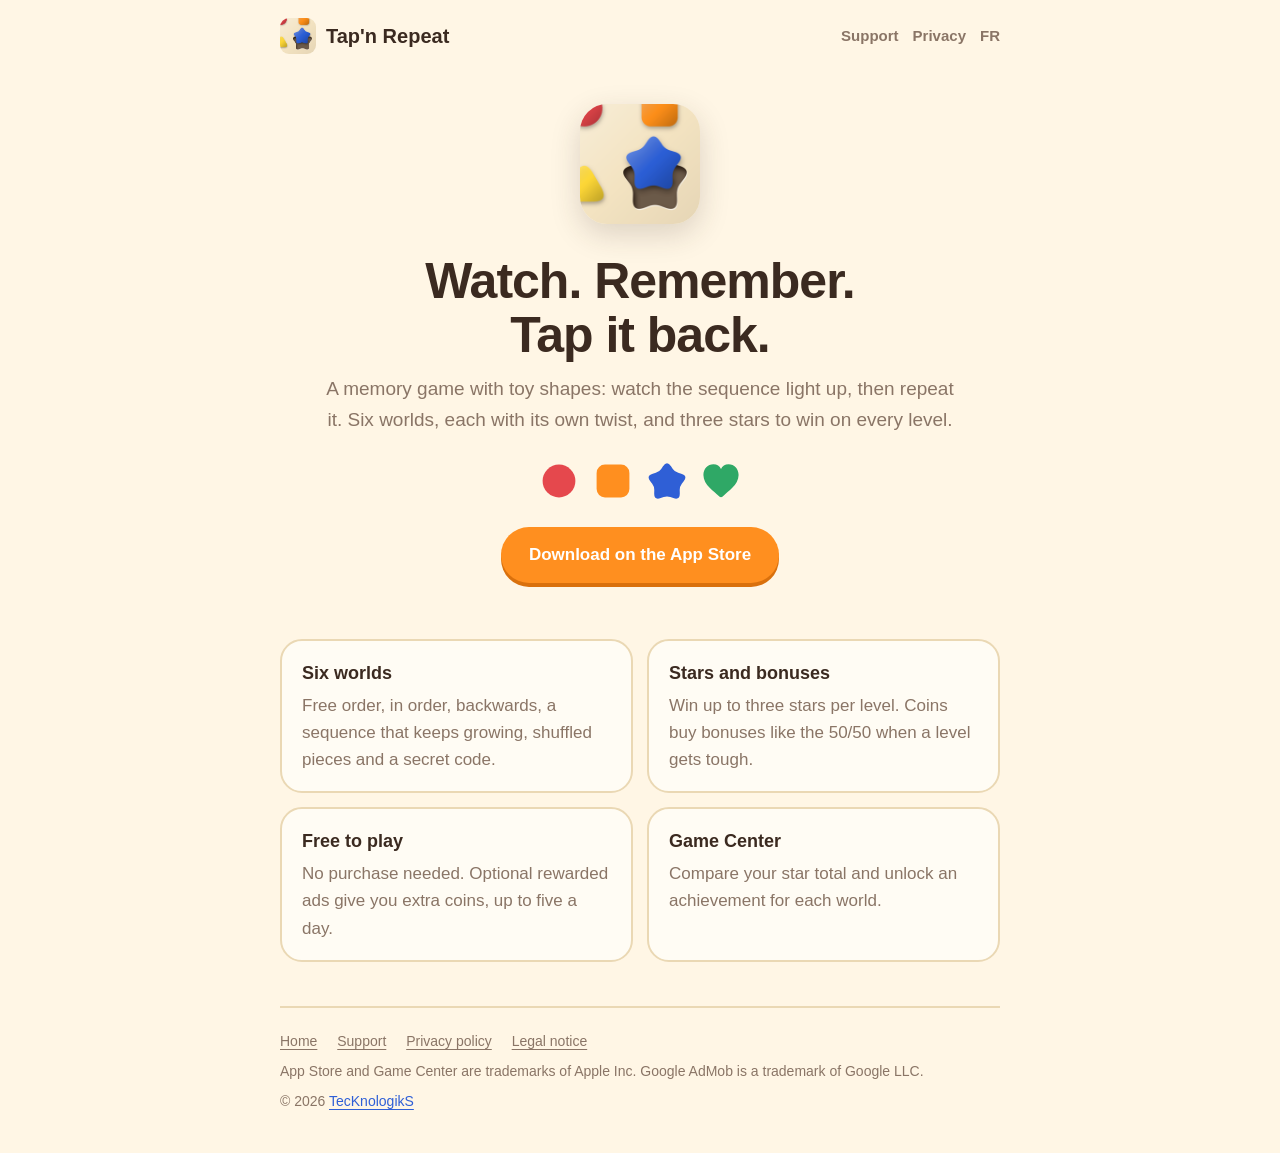
<file: index.html>
<!doctype html>
<html lang="en">
<head>
  <meta charset="utf-8">
  <meta name="viewport" content="width=device-width, initial-scale=1, viewport-fit=cover">
  <title>Tap'n Repeat — watch, remember, tap it back</title>
  <meta name="description" content="A memory game with toy shapes: watch the sequence, then repeat it. Free on iPhone.">
  <meta name="theme-color" content="#fff6e5">
  <meta name="apple-itunes-app" content="app-id=935631691">
  <link rel="icon" href="assets/icon.png">
  <link rel="alternate" hreflang="en" href="https://tapnrepeat.tecknologiks.com/">
  <link rel="alternate" hreflang="fr" href="https://tapnrepeat.tecknologiks.com/fr/">
  <link rel="alternate" hreflang="x-default" href="https://tapnrepeat.tecknologiks.com/">
  <link rel="stylesheet" href="assets/style.css">
</head>
<body>
  <div class="wrap">
    <header class="site">
      <a class="brand" href="./"><img src="assets/icon.png" width="36" height="36" alt="">Tap'n Repeat</a>
      <nav class="site" aria-label="Navigation">
        <a href="support.html">Support</a>
        <a href="privacy.html">Privacy</a>
        <a href="fr/" hreflang="fr" lang="fr">FR</a>
      </nav>
    </header>

    <main>
      <section class="hero">
        <img class="icon" src="assets/icon.png" width="120" height="120" alt="Tap'n Repeat icon">
        <h1>Watch. Remember.<br>Tap it back.</h1>
        <p class="lead">A memory game with toy shapes: watch the sequence light up, then repeat it. Six worlds, each with its own twist, and three stars to win on every level.</p>
        <div class="shapes" aria-hidden="true">
          <span class="shape rond"></span><span class="shape carre"></span><span class="shape etoile"></span><span class="shape coeur"></span>
        </div>
        <a class="button" href="https://apps.apple.com/app/id935631691">Download on the App Store</a>
      </section>

      <section class="features" aria-label="Features">
        <div class="feature"><h3>Six worlds</h3><p>Free order, in order, backwards, a sequence that keeps growing, shuffled pieces and a secret code.</p></div>
        <div class="feature"><h3>Stars and bonuses</h3><p>Win up to three stars per level. Coins buy bonuses like the 50/50 when a level gets tough.</p></div>
        <div class="feature"><h3>Free to play</h3><p>No purchase needed. Optional rewarded ads give you extra coins, up to five a day.</p></div>
        <div class="feature"><h3>Game Center</h3><p>Compare your star total and unlock an achievement for each world.</p></div>
      </section>
    </main>

    <footer class="site">
      <nav aria-label="Legal links">
        <a href="./">Home</a>
        <a href="support.html">Support</a>
        <a href="privacy.html">Privacy policy</a>
        <a href="legal.html">Legal notice</a>
      </nav>
      <p>App Store and Game Center are trademarks of Apple Inc. Google AdMob is a trademark of Google LLC.</p>
      <p>© 2026 <a href="https://tecknologiks.com/">TecKnologikS</a></p>
    </footer>
  </div>
</body>
</html>
</file>
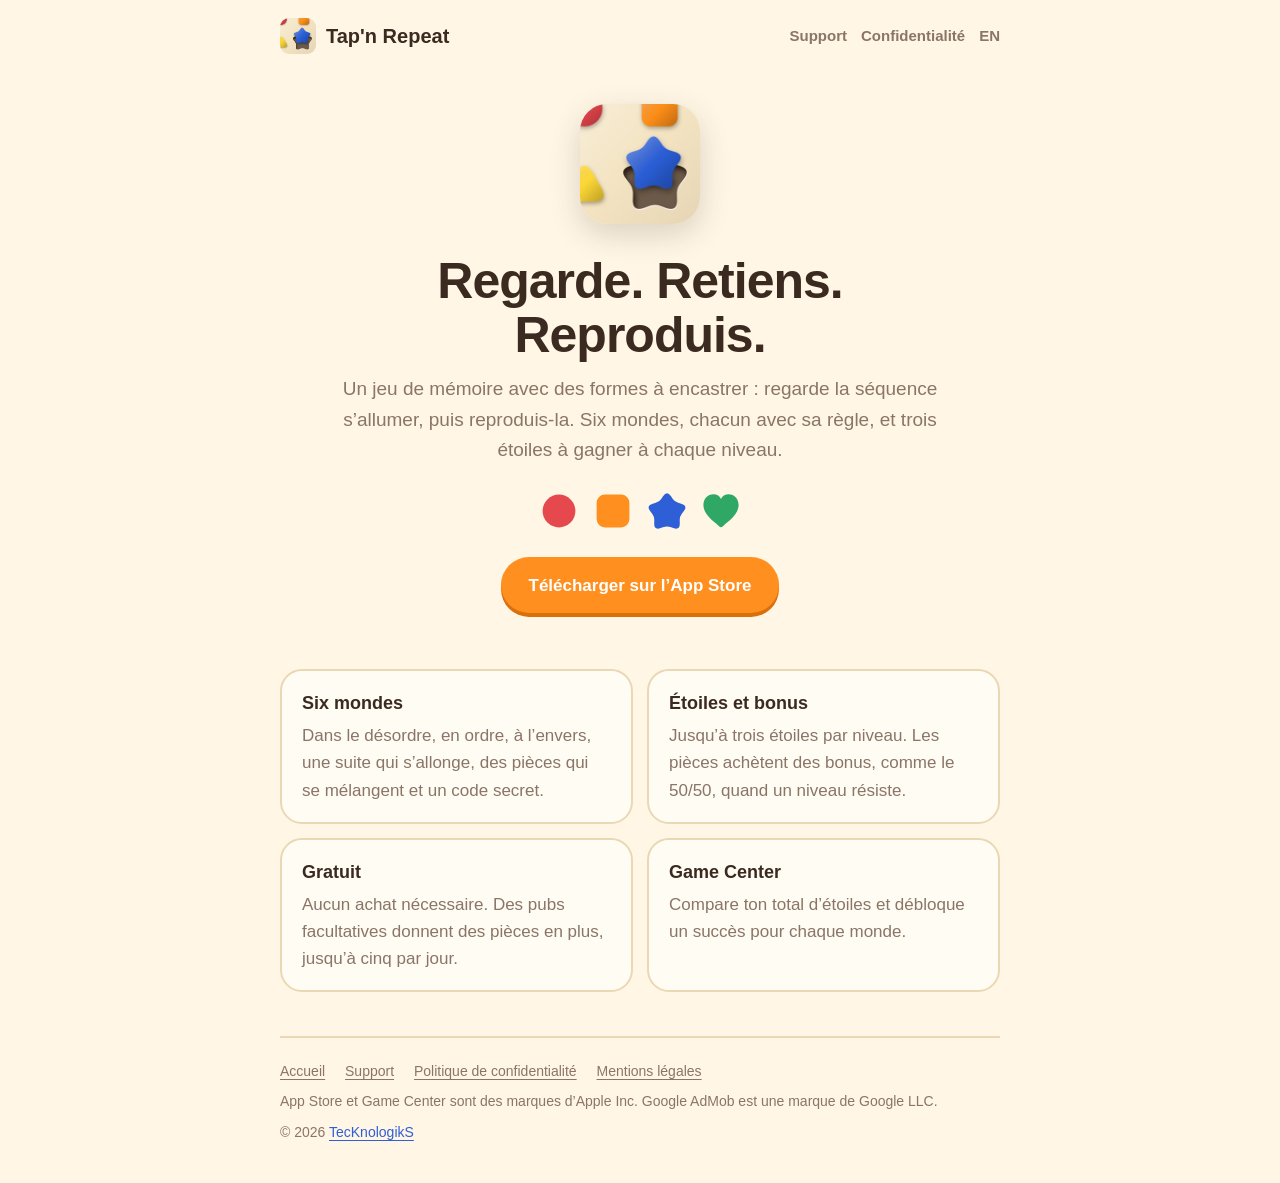
<file: fr/index.html>
<!doctype html>
<html lang="fr">
<head>
  <meta charset="utf-8">
  <meta name="viewport" content="width=device-width, initial-scale=1, viewport-fit=cover">
  <title>Tap'n Repeat — regarde, retiens, reproduis</title>
  <meta name="description" content="Un jeu de mémoire avec des formes à encastrer : regarde la séquence, puis reproduis-la. Gratuit sur iPhone.">
  <meta name="theme-color" content="#fff6e5">
  <meta name="apple-itunes-app" content="app-id=935631691">
  <link rel="icon" href="../assets/icon.png">
  <link rel="alternate" hreflang="en" href="https://tapnrepeat.tecknologiks.com/">
  <link rel="alternate" hreflang="fr" href="https://tapnrepeat.tecknologiks.com/fr/">
  <link rel="alternate" hreflang="x-default" href="https://tapnrepeat.tecknologiks.com/">
  <link rel="stylesheet" href="../assets/style.css">
</head>
<body>
  <div class="wrap">
    <header class="site">
      <a class="brand" href="./"><img src="../assets/icon.png" width="36" height="36" alt="">Tap'n Repeat</a>
      <nav class="site" aria-label="Navigation">
        <a href="support.html">Support</a>
        <a href="confidentialite.html">Confidentialité</a>
        <a href="../" hreflang="en" lang="en">EN</a>
      </nav>
    </header>

    <main>
      <section class="hero">
        <img class="icon" src="../assets/icon.png" width="120" height="120" alt="Icône de Tap'n Repeat">
        <h1>Regarde. Retiens.<br>Reproduis.</h1>
        <p class="lead">Un jeu de mémoire avec des formes à encastrer : regarde la séquence s’allumer, puis reproduis-la. Six mondes, chacun avec sa règle, et trois étoiles à gagner à chaque niveau.</p>
        <div class="shapes" aria-hidden="true">
          <span class="shape rond"></span><span class="shape carre"></span><span class="shape etoile"></span><span class="shape coeur"></span>
        </div>
        <a class="button" href="https://apps.apple.com/app/id935631691">Télécharger sur l’App Store</a>
      </section>

      <section class="features" aria-label="Fonctionnalités">
        <div class="feature"><h3>Six mondes</h3><p>Dans le désordre, en ordre, à l’envers, une suite qui s’allonge, des pièces qui se mélangent et un code secret.</p></div>
        <div class="feature"><h3>Étoiles et bonus</h3><p>Jusqu’à trois étoiles par niveau. Les pièces achètent des bonus, comme le 50/50, quand un niveau résiste.</p></div>
        <div class="feature"><h3>Gratuit</h3><p>Aucun achat nécessaire. Des pubs facultatives donnent des pièces en plus, jusqu’à cinq par jour.</p></div>
        <div class="feature"><h3>Game Center</h3><p>Compare ton total d’étoiles et débloque un succès pour chaque monde.</p></div>
      </section>
    </main>

    <footer class="site">
      <nav aria-label="Liens légaux">
        <a href="./">Accueil</a>
        <a href="support.html">Support</a>
        <a href="confidentialite.html">Politique de confidentialité</a>
        <a href="mentions-legales.html">Mentions légales</a>
      </nav>
      <p>App Store et Game Center sont des marques d’Apple Inc. Google AdMob est une marque de Google LLC.</p>
      <p>© 2026 <a href="https://tecknologiks.com/">TecKnologikS</a></p>
    </footer>
  </div>
</body>
</html>
</file>
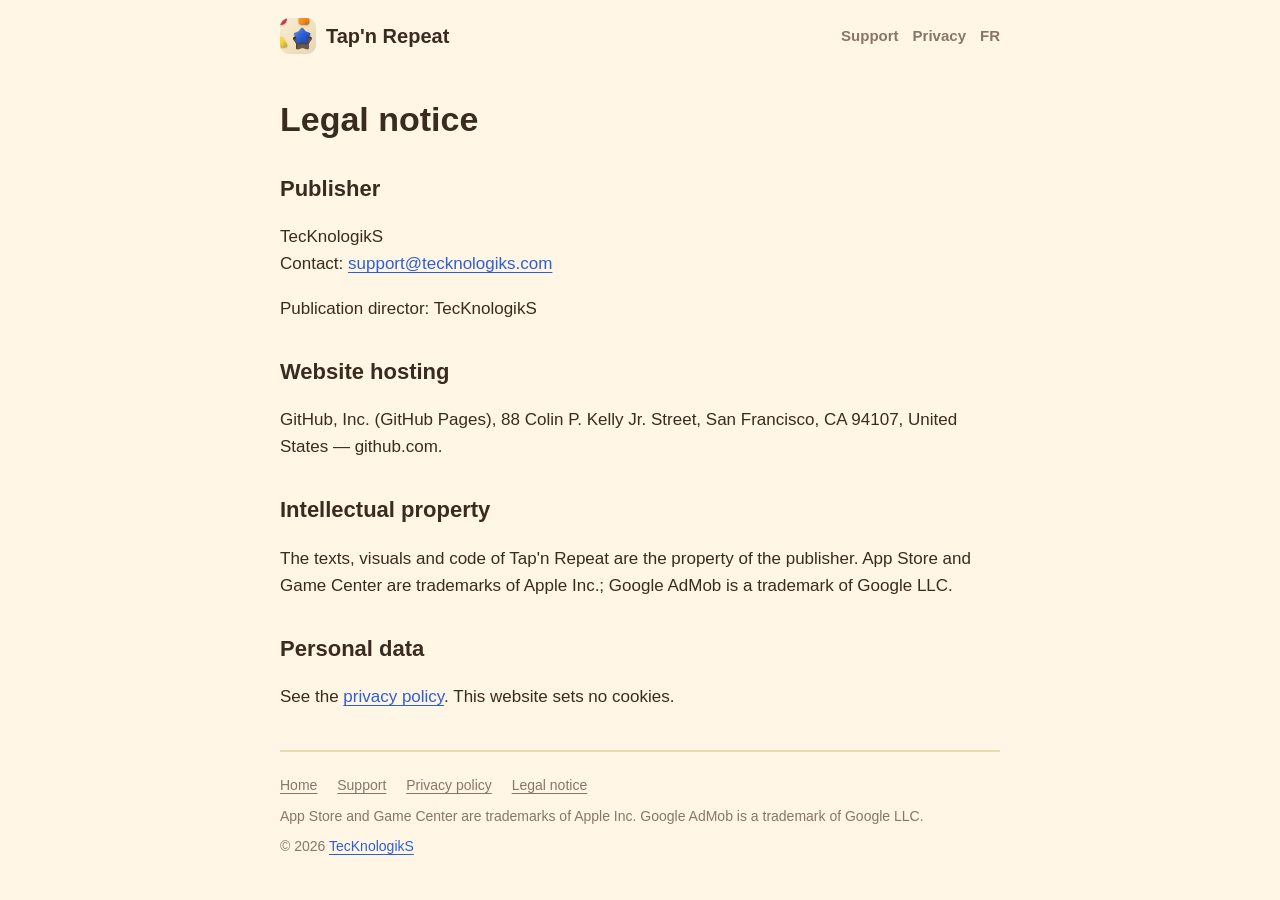
<file: legal.html>
<!doctype html>
<html lang="en">
<head>
  <meta charset="utf-8">
  <meta name="viewport" content="width=device-width, initial-scale=1, viewport-fit=cover">
  <title>Legal notice — Tap'n Repeat</title>
  <meta name="description" content="Publisher and hosting of the Tap'n Repeat website.">
  <meta name="theme-color" content="#fff6e5">
  <meta name="apple-itunes-app" content="app-id=935631691">
  <link rel="icon" href="assets/icon.png">
  <link rel="alternate" hreflang="en" href="https://tapnrepeat.tecknologiks.com/legal.html">
  <link rel="alternate" hreflang="fr" href="https://tapnrepeat.tecknologiks.com/fr/mentions-legales.html">
  <link rel="alternate" hreflang="x-default" href="https://tapnrepeat.tecknologiks.com/legal.html">
  <link rel="stylesheet" href="assets/style.css">
</head>
<body>
  <div class="wrap">
    <header class="site">
      <a class="brand" href="./"><img src="assets/icon.png" width="36" height="36" alt="">Tap'n Repeat</a>
      <nav class="site" aria-label="Navigation">
        <a href="support.html">Support</a>
        <a href="privacy.html">Privacy</a>
        <a href="fr/mentions-legales.html" hreflang="fr" lang="fr">FR</a>
      </nav>
    </header>

    <main class="doc">
      <h1>Legal notice</h1>
      <h2>Publisher</h2>
      <p>TecKnologikS<br>Contact: <a href="mailto:support@tecknologiks.com">support@tecknologiks.com</a></p>
      <p>Publication director: TecKnologikS</p>
      <h2>Website hosting</h2>
      <p>GitHub, Inc. (GitHub Pages), 88 Colin P. Kelly Jr. Street, San Francisco, CA 94107, United States — github.com.</p>
      <h2>Intellectual property</h2>
      <p>The texts, visuals and code of Tap'n Repeat are the property of the publisher. App Store and Game Center are trademarks of Apple Inc.; Google AdMob is a trademark of Google LLC.</p>
      <h2>Personal data</h2>
      <p>See the <a href="privacy.html">privacy policy</a>. This website sets no cookies.</p>
    </main>

    <footer class="site">
      <nav aria-label="Legal links">
        <a href="./">Home</a>
        <a href="support.html">Support</a>
        <a href="privacy.html">Privacy policy</a>
        <a href="legal.html">Legal notice</a>
      </nav>
      <p>App Store and Game Center are trademarks of Apple Inc. Google AdMob is a trademark of Google LLC.</p>
      <p>© 2026 <a href="https://tecknologiks.com/">TecKnologikS</a></p>
    </footer>
  </div>
</body>
</html>
</file>
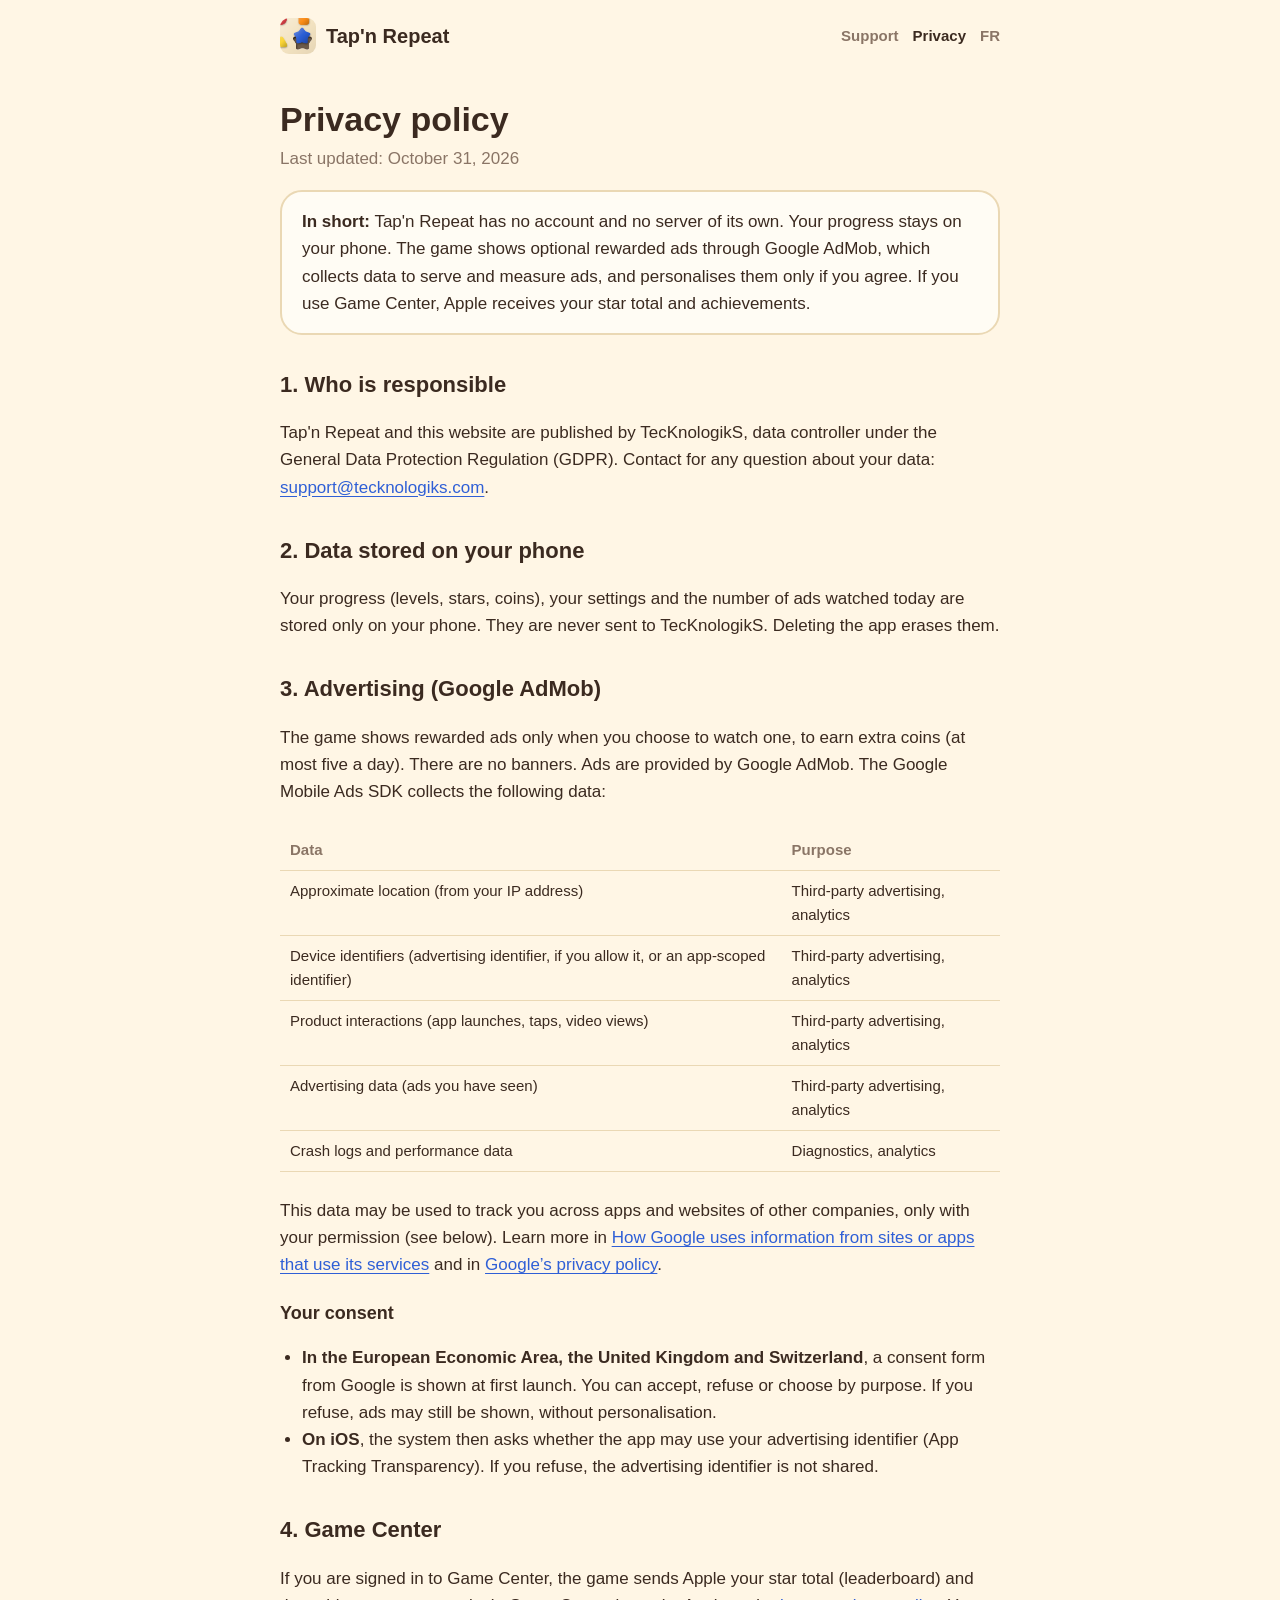
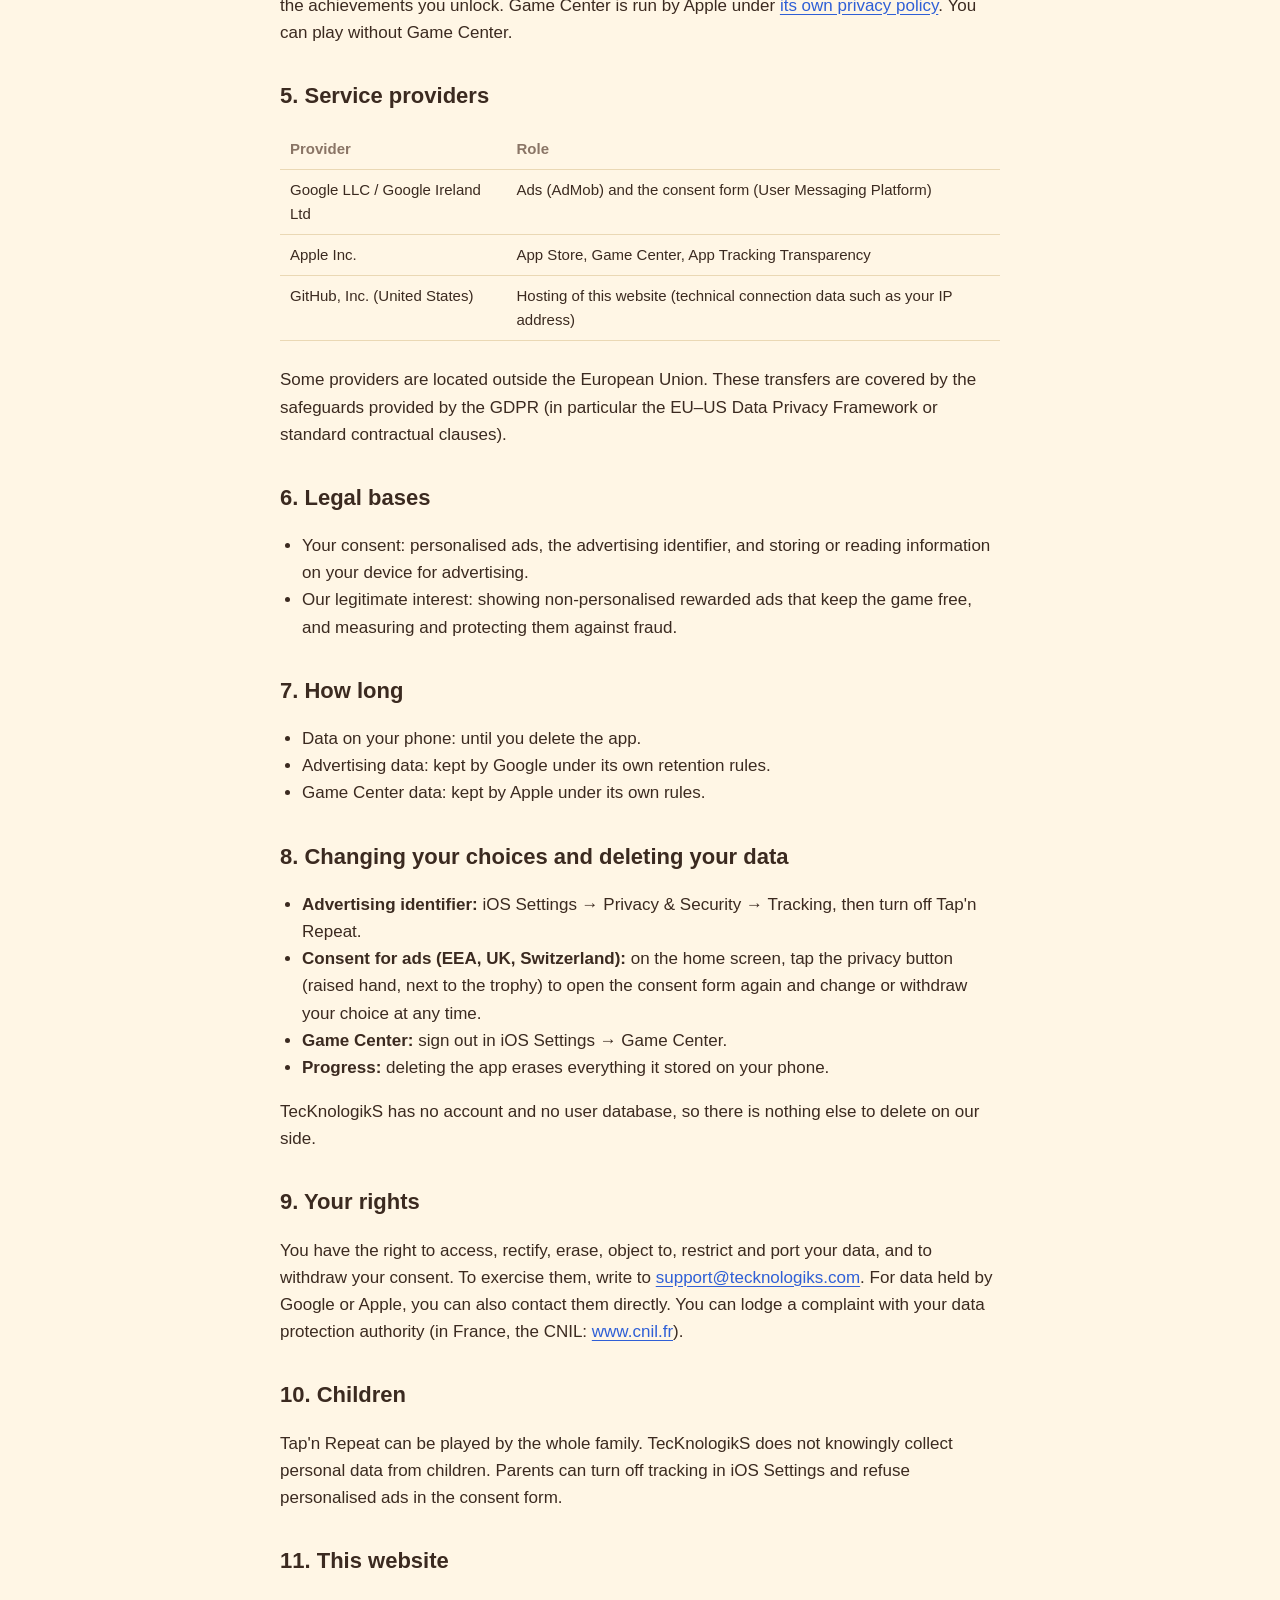
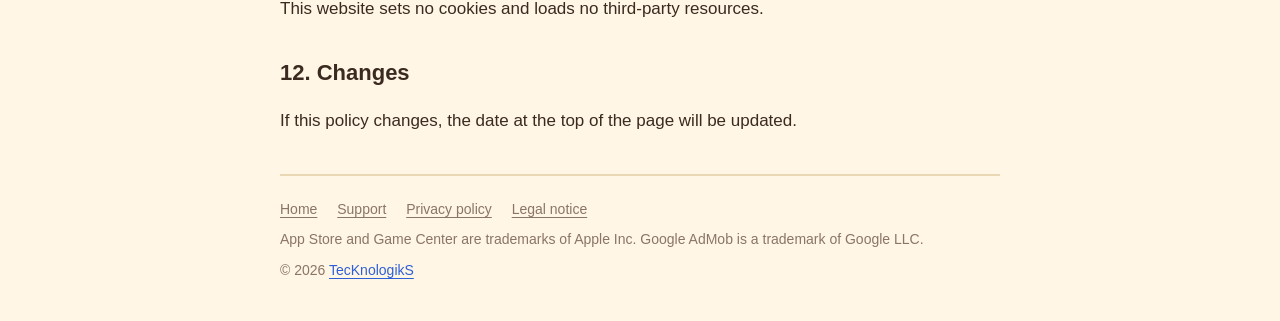
<file: privacy.html>
<!doctype html>
<html lang="en">
<head>
  <meta charset="utf-8">
  <meta name="viewport" content="width=device-width, initial-scale=1, viewport-fit=cover">
  <title>Privacy policy — Tap'n Repeat</title>
  <meta name="description" content="How Tap'n Repeat handles your data: local progress, Google AdMob ads, consent, Game Center.">
  <meta name="theme-color" content="#fff6e5">
  <meta name="apple-itunes-app" content="app-id=935631691">
  <link rel="icon" href="assets/icon.png">
  <link rel="alternate" hreflang="en" href="https://tapnrepeat.tecknologiks.com/privacy.html">
  <link rel="alternate" hreflang="fr" href="https://tapnrepeat.tecknologiks.com/fr/confidentialite.html">
  <link rel="alternate" hreflang="x-default" href="https://tapnrepeat.tecknologiks.com/privacy.html">
  <link rel="stylesheet" href="assets/style.css">
</head>
<body>
  <div class="wrap">
    <header class="site">
      <a class="brand" href="./"><img src="assets/icon.png" width="36" height="36" alt="">Tap'n Repeat</a>
      <nav class="site" aria-label="Navigation">
        <a href="support.html">Support</a>
        <a href="privacy.html" aria-current="page">Privacy</a>
        <a href="fr/confidentialite.html" hreflang="fr" lang="fr">FR</a>
      </nav>
    </header>

    <main class="doc">
      <h1>Privacy policy</h1>
      <p class="updated">Last updated: October 31, 2026</p>
      <p class="summary"><strong>In short:</strong> Tap'n Repeat has no account and no server of its own. Your progress stays on your phone. The game shows optional rewarded ads through Google AdMob, which collects data to serve and measure ads, and personalises them only if you agree. If you use Game Center, Apple receives your star total and achievements.</p>

      <h2>1. Who is responsible</h2>
      <p>Tap'n Repeat and this website are published by TecKnologikS, data controller under the General Data Protection Regulation (GDPR). Contact for any question about your data: <a href="mailto:support@tecknologiks.com">support@tecknologiks.com</a>.</p>

      <h2>2. Data stored on your phone</h2>
      <p>Your progress (levels, stars, coins), your settings and the number of ads watched today are stored only on your phone. They are never sent to TecKnologikS. Deleting the app erases them.</p>

      <h2>3. Advertising (Google AdMob)</h2>
      <p>The game shows rewarded ads only when you choose to watch one, to earn extra coins (at most five a day). There are no banners. Ads are provided by Google AdMob. The Google Mobile Ads SDK collects the following data:</p>
      <div class="table-wrap"><table>
        <thead><tr><th>Data</th><th>Purpose</th></tr></thead>
        <tbody>
          <tr><td>Approximate location (from your IP address)</td><td>Third-party advertising, analytics</td></tr>
          <tr><td>Device identifiers (advertising identifier, if you allow it, or an app-scoped identifier)</td><td>Third-party advertising, analytics</td></tr>
          <tr><td>Product interactions (app launches, taps, video views)</td><td>Third-party advertising, analytics</td></tr>
          <tr><td>Advertising data (ads you have seen)</td><td>Third-party advertising, analytics</td></tr>
          <tr><td>Crash logs and performance data</td><td>Diagnostics, analytics</td></tr>
        </tbody>
      </table></div>
      <p>This data may be used to track you across apps and websites of other companies, only with your permission (see below). Learn more in <a href="https://policies.google.com/technologies/partner-sites">How Google uses information from sites or apps that use its services</a> and in <a href="https://policies.google.com/privacy">Google’s privacy policy</a>.</p>

      <h3>Your consent</h3>
      <ul>
        <li><strong>In the European Economic Area, the United Kingdom and Switzerland</strong>, a consent form from Google is shown at first launch. You can accept, refuse or choose by purpose. If you refuse, ads may still be shown, without personalisation.</li>
        <li><strong>On iOS</strong>, the system then asks whether the app may use your advertising identifier (App Tracking Transparency). If you refuse, the advertising identifier is not shared.</li>
      </ul>

      <h2>4. Game Center</h2>
      <p>If you are signed in to Game Center, the game sends Apple your star total (leaderboard) and the achievements you unlock. Game Center is run by Apple under <a href="https://www.apple.com/legal/privacy/">its own privacy policy</a>. You can play without Game Center.</p>

      <h2>5. Service providers</h2>
      <div class="table-wrap"><table>
        <thead><tr><th>Provider</th><th>Role</th></tr></thead>
        <tbody>
          <tr><td>Google LLC / Google Ireland Ltd</td><td>Ads (AdMob) and the consent form (User Messaging Platform)</td></tr>
          <tr><td>Apple Inc.</td><td>App Store, Game Center, App Tracking Transparency</td></tr>
          <tr><td>GitHub, Inc. (United States)</td><td>Hosting of this website (technical connection data such as your IP address)</td></tr>
        </tbody>
      </table></div>
      <p>Some providers are located outside the European Union. These transfers are covered by the safeguards provided by the GDPR (in particular the EU–US Data Privacy Framework or standard contractual clauses).</p>

      <h2>6. Legal bases</h2>
      <ul>
        <li>Your consent: personalised ads, the advertising identifier, and storing or reading information on your device for advertising.</li>
        <li>Our legitimate interest: showing non-personalised rewarded ads that keep the game free, and measuring and protecting them against fraud.</li>
      </ul>

      <h2>7. How long</h2>
      <ul>
        <li>Data on your phone: until you delete the app.</li>
        <li>Advertising data: kept by Google under its own retention rules.</li>
        <li>Game Center data: kept by Apple under its own rules.</li>
      </ul>

      <h2 id="8-changing">8. Changing your choices and deleting your data</h2>
      <ul>
        <li><strong>Advertising identifier:</strong> iOS Settings → Privacy &amp; Security → Tracking, then turn off Tap'n Repeat.</li>
        <li><strong>Consent for ads (EEA, UK, Switzerland):</strong> on the home screen, tap the privacy button (raised hand, next to the trophy) to open the consent form again and change or withdraw your choice at any time.</li>
        <li><strong>Game Center:</strong> sign out in iOS Settings → Game Center.</li>
        <li><strong>Progress:</strong> deleting the app erases everything it stored on your phone.</li>
      </ul>
      <p>TecKnologikS has no account and no user database, so there is nothing else to delete on our side.</p>

      <h2>9. Your rights</h2>
      <p>You have the right to access, rectify, erase, object to, restrict and port your data, and to withdraw your consent. To exercise them, write to <a href="mailto:support@tecknologiks.com">support@tecknologiks.com</a>. For data held by Google or Apple, you can also contact them directly. You can lodge a complaint with your data protection authority (in France, the CNIL: <a href="https://www.cnil.fr">www.cnil.fr</a>).</p>

      <h2>10. Children</h2>
      <p>Tap'n Repeat can be played by the whole family. TecKnologikS does not knowingly collect personal data from children. Parents can turn off tracking in iOS Settings and refuse personalised ads in the consent form.</p>

      <h2>11. This website</h2>
      <p>This website sets no cookies and loads no third-party resources.</p>

      <h2>12. Changes</h2>
      <p>If this policy changes, the date at the top of the page will be updated.</p>
    </main>

    <footer class="site">
      <nav aria-label="Legal links">
        <a href="./">Home</a>
        <a href="support.html">Support</a>
        <a href="privacy.html">Privacy policy</a>
        <a href="legal.html">Legal notice</a>
      </nav>
      <p>App Store and Game Center are trademarks of Apple Inc. Google AdMob is a trademark of Google LLC.</p>
      <p>© 2026 <a href="https://tecknologiks.com/">TecKnologikS</a></p>
    </footer>
  </div>
</body>
</html>
</file>
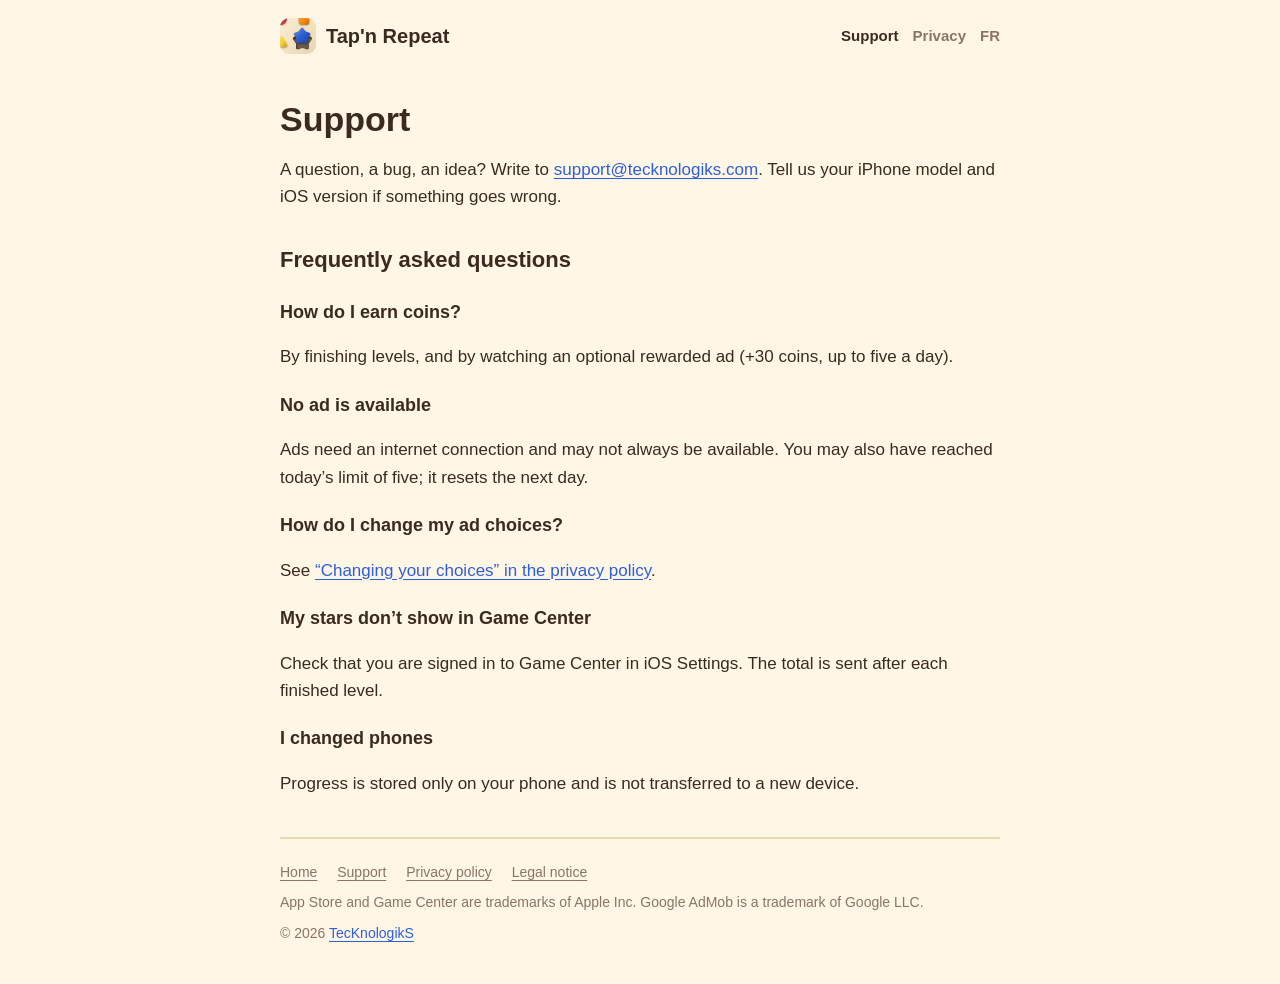
<file: support.html>
<!doctype html>
<html lang="en">
<head>
  <meta charset="utf-8">
  <meta name="viewport" content="width=device-width, initial-scale=1, viewport-fit=cover">
  <title>Support — Tap'n Repeat</title>
  <meta name="description" content="Contact and frequently asked questions.">
  <meta name="theme-color" content="#fff6e5">
  <meta name="apple-itunes-app" content="app-id=935631691">
  <link rel="icon" href="assets/icon.png">
  <link rel="alternate" hreflang="en" href="https://tapnrepeat.tecknologiks.com/support.html">
  <link rel="alternate" hreflang="fr" href="https://tapnrepeat.tecknologiks.com/fr/support.html">
  <link rel="alternate" hreflang="x-default" href="https://tapnrepeat.tecknologiks.com/support.html">
  <link rel="stylesheet" href="assets/style.css">
</head>
<body>
  <div class="wrap">
    <header class="site">
      <a class="brand" href="./"><img src="assets/icon.png" width="36" height="36" alt="">Tap'n Repeat</a>
      <nav class="site" aria-label="Navigation">
        <a href="support.html" aria-current="page">Support</a>
        <a href="privacy.html">Privacy</a>
        <a href="fr/support.html" hreflang="fr" lang="fr">FR</a>
      </nav>
    </header>

    <main class="doc">
      <h1>Support</h1>
      <p>A question, a bug, an idea? Write to <a href="mailto:support@tecknologiks.com">support@tecknologiks.com</a>. Tell us your iPhone model and iOS version if something goes wrong.</p>

      <h2>Frequently asked questions</h2>
      <h3>How do I earn coins?</h3>
      <p>By finishing levels, and by watching an optional rewarded ad (+30 coins, up to five a day).</p>
      <h3>No ad is available</h3>
      <p>Ads need an internet connection and may not always be available. You may also have reached today’s limit of five; it resets the next day.</p>
      <h3>How do I change my ad choices?</h3>
      <p>See <a href="privacy.html#8-changing">“Changing your choices” in the privacy policy</a>.</p>
      <h3>My stars don’t show in Game Center</h3>
      <p>Check that you are signed in to Game Center in iOS Settings. The total is sent after each finished level.</p>
      <h3>I changed phones</h3>
      <p>Progress is stored only on your phone and is not transferred to a new device.</p>
    </main>

    <footer class="site">
      <nav aria-label="Legal links">
        <a href="./">Home</a>
        <a href="support.html">Support</a>
        <a href="privacy.html">Privacy policy</a>
        <a href="legal.html">Legal notice</a>
      </nav>
      <p>App Store and Game Center are trademarks of Apple Inc. Google AdMob is a trademark of Google LLC.</p>
      <p>© 2026 <a href="https://tecknologiks.com/">TecKnologikS</a></p>
    </footer>
  </div>
</body>
</html>
</file>
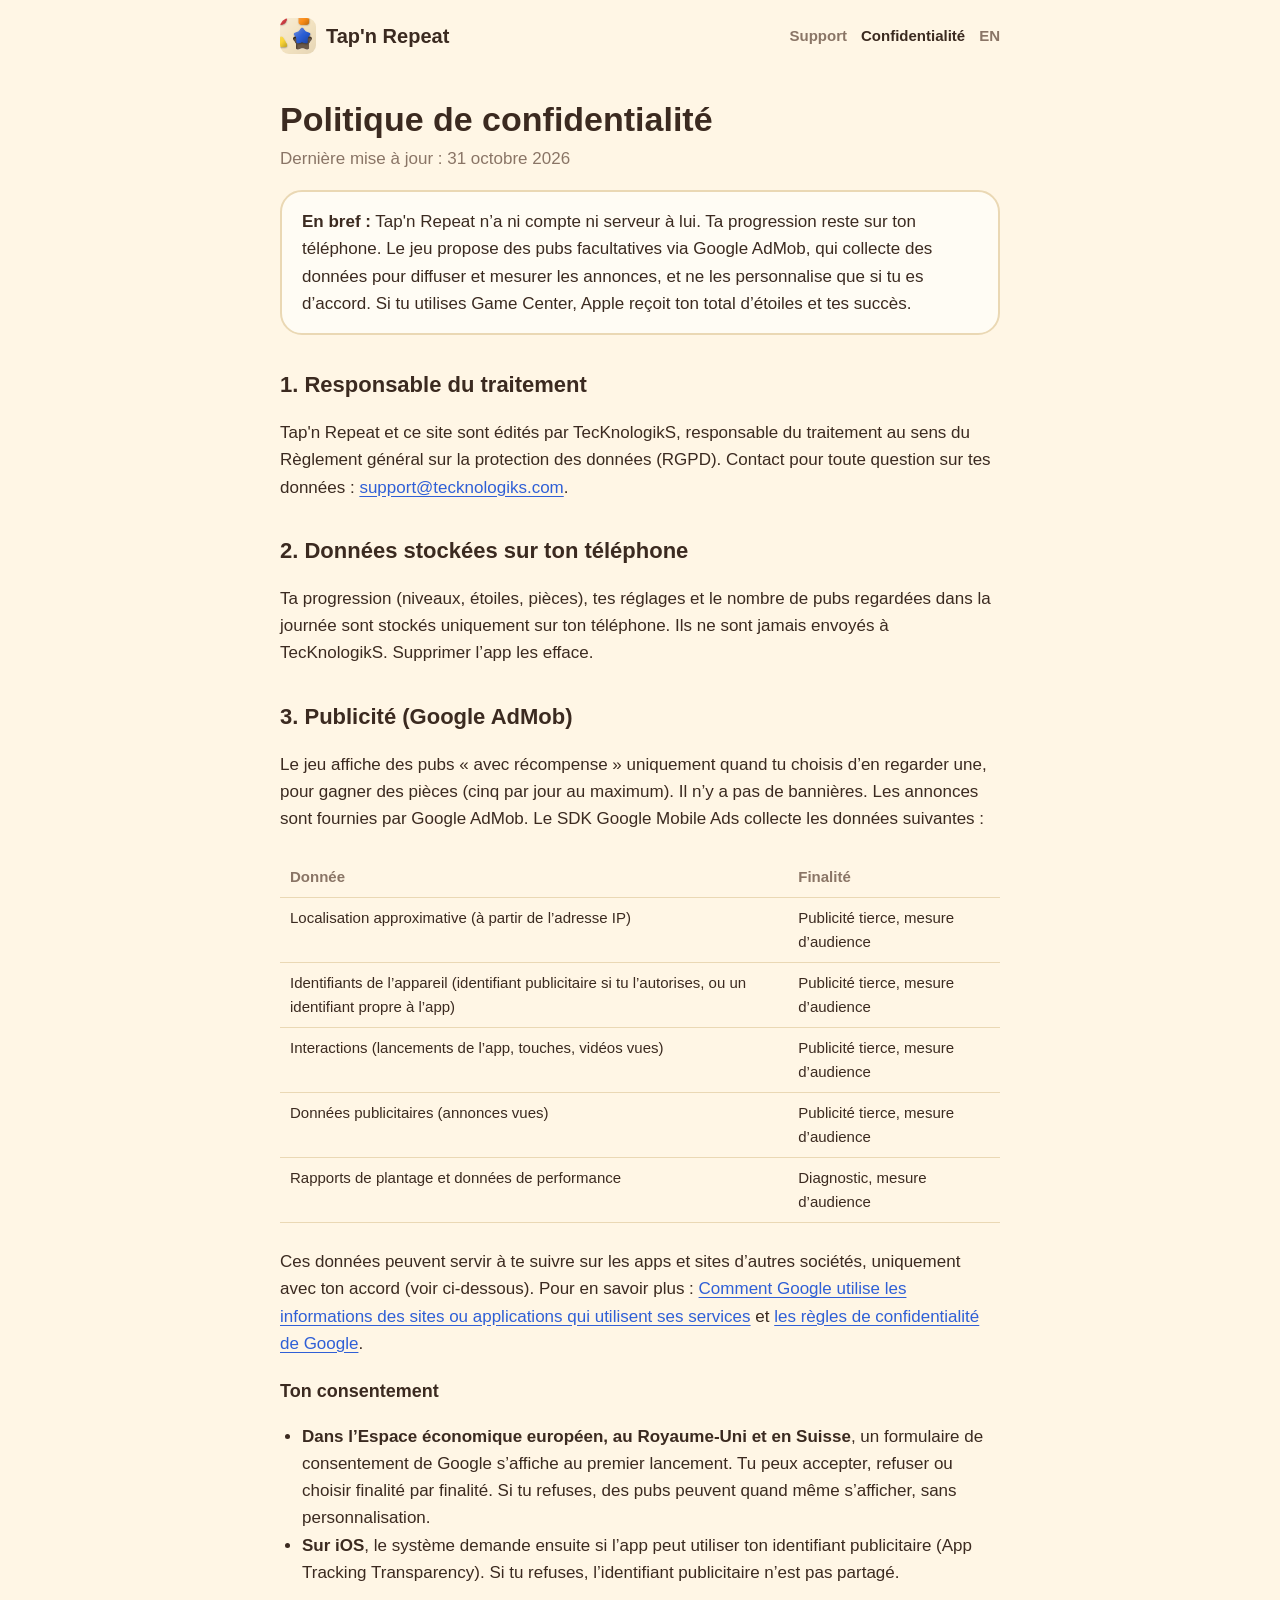
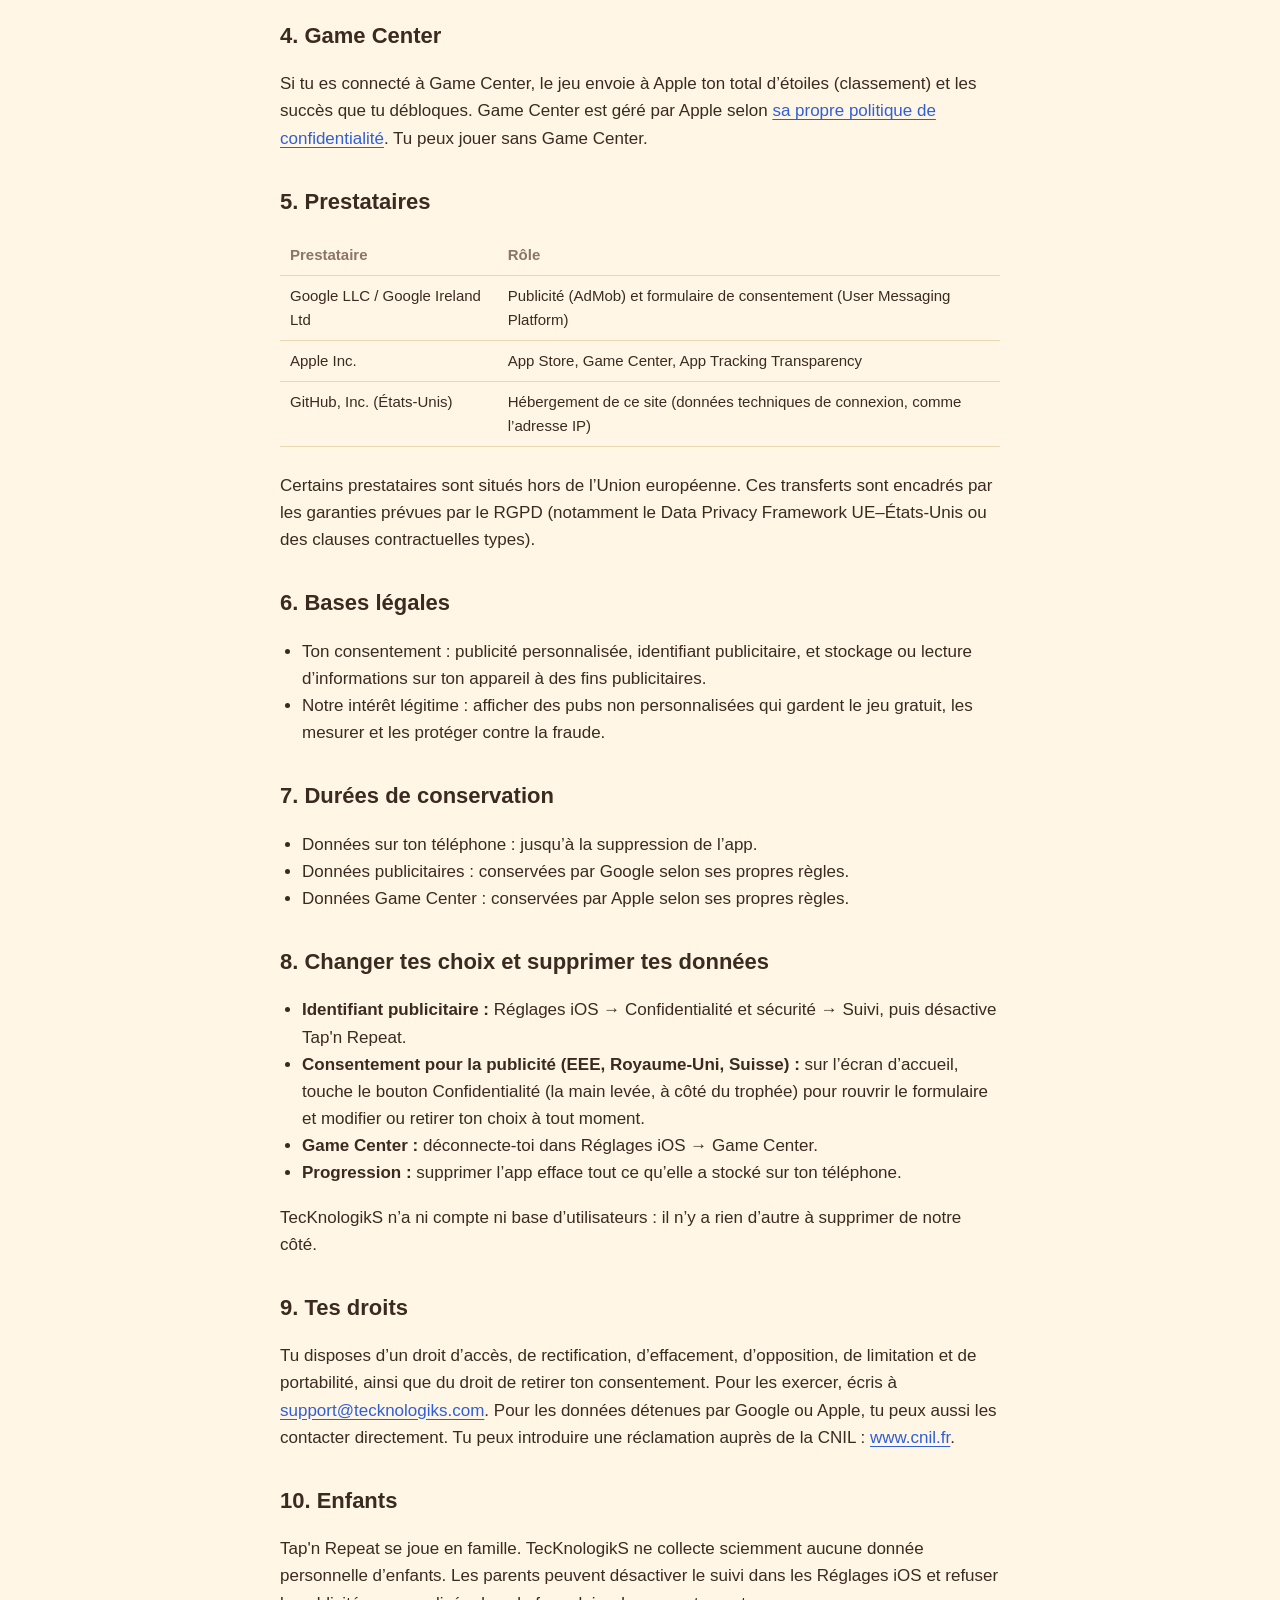
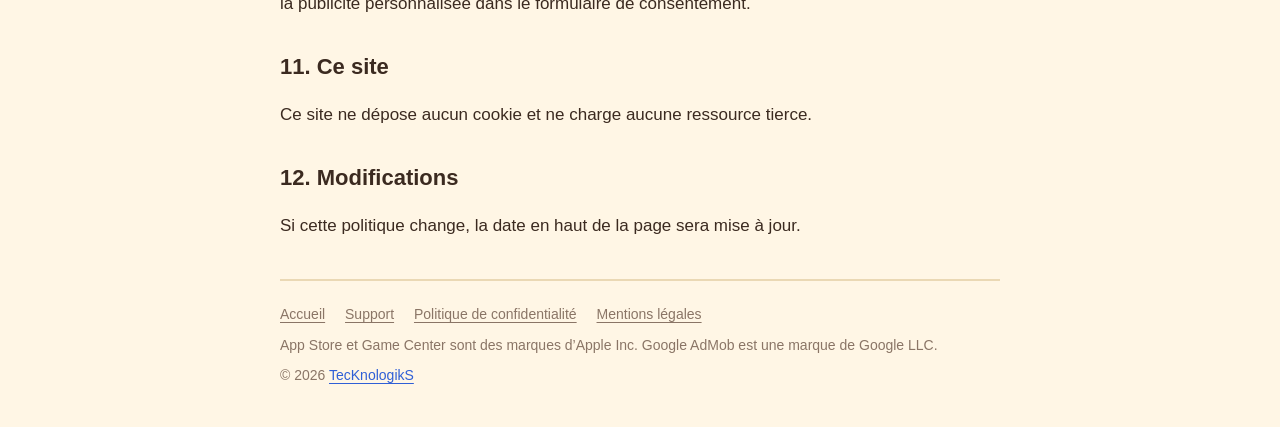
<file: fr/confidentialite.html>
<!doctype html>
<html lang="fr">
<head>
  <meta charset="utf-8">
  <meta name="viewport" content="width=device-width, initial-scale=1, viewport-fit=cover">
  <title>Politique de confidentialité — Tap'n Repeat</title>
  <meta name="description" content="Comment Tap'n Repeat traite tes données : progression locale, pubs Google AdMob, consentement, Game Center.">
  <meta name="theme-color" content="#fff6e5">
  <meta name="apple-itunes-app" content="app-id=935631691">
  <link rel="icon" href="../assets/icon.png">
  <link rel="alternate" hreflang="en" href="https://tapnrepeat.tecknologiks.com/privacy.html">
  <link rel="alternate" hreflang="fr" href="https://tapnrepeat.tecknologiks.com/fr/confidentialite.html">
  <link rel="alternate" hreflang="x-default" href="https://tapnrepeat.tecknologiks.com/privacy.html">
  <link rel="stylesheet" href="../assets/style.css">
</head>
<body>
  <div class="wrap">
    <header class="site">
      <a class="brand" href="./"><img src="../assets/icon.png" width="36" height="36" alt="">Tap'n Repeat</a>
      <nav class="site" aria-label="Navigation">
        <a href="support.html">Support</a>
        <a href="confidentialite.html" aria-current="page">Confidentialité</a>
        <a href="../privacy.html" hreflang="en" lang="en">EN</a>
      </nav>
    </header>

    <main class="doc">
      <h1>Politique de confidentialité</h1>
      <p class="updated">Dernière mise à jour : 31 octobre 2026</p>
      <p class="summary"><strong>En bref :</strong> Tap'n Repeat n’a ni compte ni serveur à lui. Ta progression reste sur ton téléphone. Le jeu propose des pubs facultatives via Google AdMob, qui collecte des données pour diffuser et mesurer les annonces, et ne les personnalise que si tu es d’accord. Si tu utilises Game Center, Apple reçoit ton total d’étoiles et tes succès.</p>

      <h2>1. Responsable du traitement</h2>
      <p>Tap'n Repeat et ce site sont édités par TecKnologikS, responsable du traitement au sens du Règlement général sur la protection des données (RGPD). Contact pour toute question sur tes données : <a href="mailto:support@tecknologiks.com">support@tecknologiks.com</a>.</p>

      <h2>2. Données stockées sur ton téléphone</h2>
      <p>Ta progression (niveaux, étoiles, pièces), tes réglages et le nombre de pubs regardées dans la journée sont stockés uniquement sur ton téléphone. Ils ne sont jamais envoyés à TecKnologikS. Supprimer l’app les efface.</p>

      <h2>3. Publicité (Google AdMob)</h2>
      <p>Le jeu affiche des pubs « avec récompense » uniquement quand tu choisis d’en regarder une, pour gagner des pièces (cinq par jour au maximum). Il n’y a pas de bannières. Les annonces sont fournies par Google AdMob. Le SDK Google Mobile Ads collecte les données suivantes :</p>
      <div class="table-wrap"><table>
        <thead><tr><th>Donnée</th><th>Finalité</th></tr></thead>
        <tbody>
          <tr><td>Localisation approximative (à partir de l’adresse IP)</td><td>Publicité tierce, mesure d’audience</td></tr>
          <tr><td>Identifiants de l’appareil (identifiant publicitaire si tu l’autorises, ou un identifiant propre à l’app)</td><td>Publicité tierce, mesure d’audience</td></tr>
          <tr><td>Interactions (lancements de l’app, touches, vidéos vues)</td><td>Publicité tierce, mesure d’audience</td></tr>
          <tr><td>Données publicitaires (annonces vues)</td><td>Publicité tierce, mesure d’audience</td></tr>
          <tr><td>Rapports de plantage et données de performance</td><td>Diagnostic, mesure d’audience</td></tr>
        </tbody>
      </table></div>
      <p>Ces données peuvent servir à te suivre sur les apps et sites d’autres sociétés, uniquement avec ton accord (voir ci-dessous). Pour en savoir plus : <a href="https://policies.google.com/technologies/partner-sites?hl=fr">Comment Google utilise les informations des sites ou applications qui utilisent ses services</a> et <a href="https://policies.google.com/privacy?hl=fr">les règles de confidentialité de Google</a>.</p>

      <h3>Ton consentement</h3>
      <ul>
        <li><strong>Dans l’Espace économique européen, au Royaume-Uni et en Suisse</strong>, un formulaire de consentement de Google s’affiche au premier lancement. Tu peux accepter, refuser ou choisir finalité par finalité. Si tu refuses, des pubs peuvent quand même s’afficher, sans personnalisation.</li>
        <li><strong>Sur iOS</strong>, le système demande ensuite si l’app peut utiliser ton identifiant publicitaire (App Tracking Transparency). Si tu refuses, l’identifiant publicitaire n’est pas partagé.</li>
      </ul>

      <h2>4. Game Center</h2>
      <p>Si tu es connecté à Game Center, le jeu envoie à Apple ton total d’étoiles (classement) et les succès que tu débloques. Game Center est géré par Apple selon <a href="https://www.apple.com/fr/legal/privacy/">sa propre politique de confidentialité</a>. Tu peux jouer sans Game Center.</p>

      <h2>5. Prestataires</h2>
      <div class="table-wrap"><table>
        <thead><tr><th>Prestataire</th><th>Rôle</th></tr></thead>
        <tbody>
          <tr><td>Google LLC / Google Ireland Ltd</td><td>Publicité (AdMob) et formulaire de consentement (User Messaging Platform)</td></tr>
          <tr><td>Apple Inc.</td><td>App Store, Game Center, App Tracking Transparency</td></tr>
          <tr><td>GitHub, Inc. (États-Unis)</td><td>Hébergement de ce site (données techniques de connexion, comme l’adresse IP)</td></tr>
        </tbody>
      </table></div>
      <p>Certains prestataires sont situés hors de l’Union européenne. Ces transferts sont encadrés par les garanties prévues par le RGPD (notamment le Data Privacy Framework UE–États-Unis ou des clauses contractuelles types).</p>

      <h2>6. Bases légales</h2>
      <ul>
        <li>Ton consentement : publicité personnalisée, identifiant publicitaire, et stockage ou lecture d’informations sur ton appareil à des fins publicitaires.</li>
        <li>Notre intérêt légitime : afficher des pubs non personnalisées qui gardent le jeu gratuit, les mesurer et les protéger contre la fraude.</li>
      </ul>

      <h2>7. Durées de conservation</h2>
      <ul>
        <li>Données sur ton téléphone : jusqu’à la suppression de l’app.</li>
        <li>Données publicitaires : conservées par Google selon ses propres règles.</li>
        <li>Données Game Center : conservées par Apple selon ses propres règles.</li>
      </ul>

      <h2 id="8-changer">8. Changer tes choix et supprimer tes données</h2>
      <ul>
        <li><strong>Identifiant publicitaire :</strong> Réglages iOS → Confidentialité et sécurité → Suivi, puis désactive Tap'n Repeat.</li>
        <li><strong>Consentement pour la publicité (EEE, Royaume-Uni, Suisse) :</strong> sur l’écran d’accueil, touche le bouton Confidentialité (la main levée, à côté du trophée) pour rouvrir le formulaire et modifier ou retirer ton choix à tout moment.</li>
        <li><strong>Game Center :</strong> déconnecte-toi dans Réglages iOS → Game Center.</li>
        <li><strong>Progression :</strong> supprimer l’app efface tout ce qu’elle a stocké sur ton téléphone.</li>
      </ul>
      <p>TecKnologikS n’a ni compte ni base d’utilisateurs : il n’y a rien d’autre à supprimer de notre côté.</p>

      <h2>9. Tes droits</h2>
      <p>Tu disposes d’un droit d’accès, de rectification, d’effacement, d’opposition, de limitation et de portabilité, ainsi que du droit de retirer ton consentement. Pour les exercer, écris à <a href="mailto:support@tecknologiks.com">support@tecknologiks.com</a>. Pour les données détenues par Google ou Apple, tu peux aussi les contacter directement. Tu peux introduire une réclamation auprès de la CNIL : <a href="https://www.cnil.fr">www.cnil.fr</a>.</p>

      <h2>10. Enfants</h2>
      <p>Tap'n Repeat se joue en famille. TecKnologikS ne collecte sciemment aucune donnée personnelle d’enfants. Les parents peuvent désactiver le suivi dans les Réglages iOS et refuser la publicité personnalisée dans le formulaire de consentement.</p>

      <h2>11. Ce site</h2>
      <p>Ce site ne dépose aucun cookie et ne charge aucune ressource tierce.</p>

      <h2>12. Modifications</h2>
      <p>Si cette politique change, la date en haut de la page sera mise à jour.</p>
    </main>

    <footer class="site">
      <nav aria-label="Liens légaux">
        <a href="./">Accueil</a>
        <a href="support.html">Support</a>
        <a href="confidentialite.html">Politique de confidentialité</a>
        <a href="mentions-legales.html">Mentions légales</a>
      </nav>
      <p>App Store et Game Center sont des marques d’Apple Inc. Google AdMob est une marque de Google LLC.</p>
      <p>© 2026 <a href="https://tecknologiks.com/">TecKnologikS</a></p>
    </footer>
  </div>
</body>
</html>
</file>
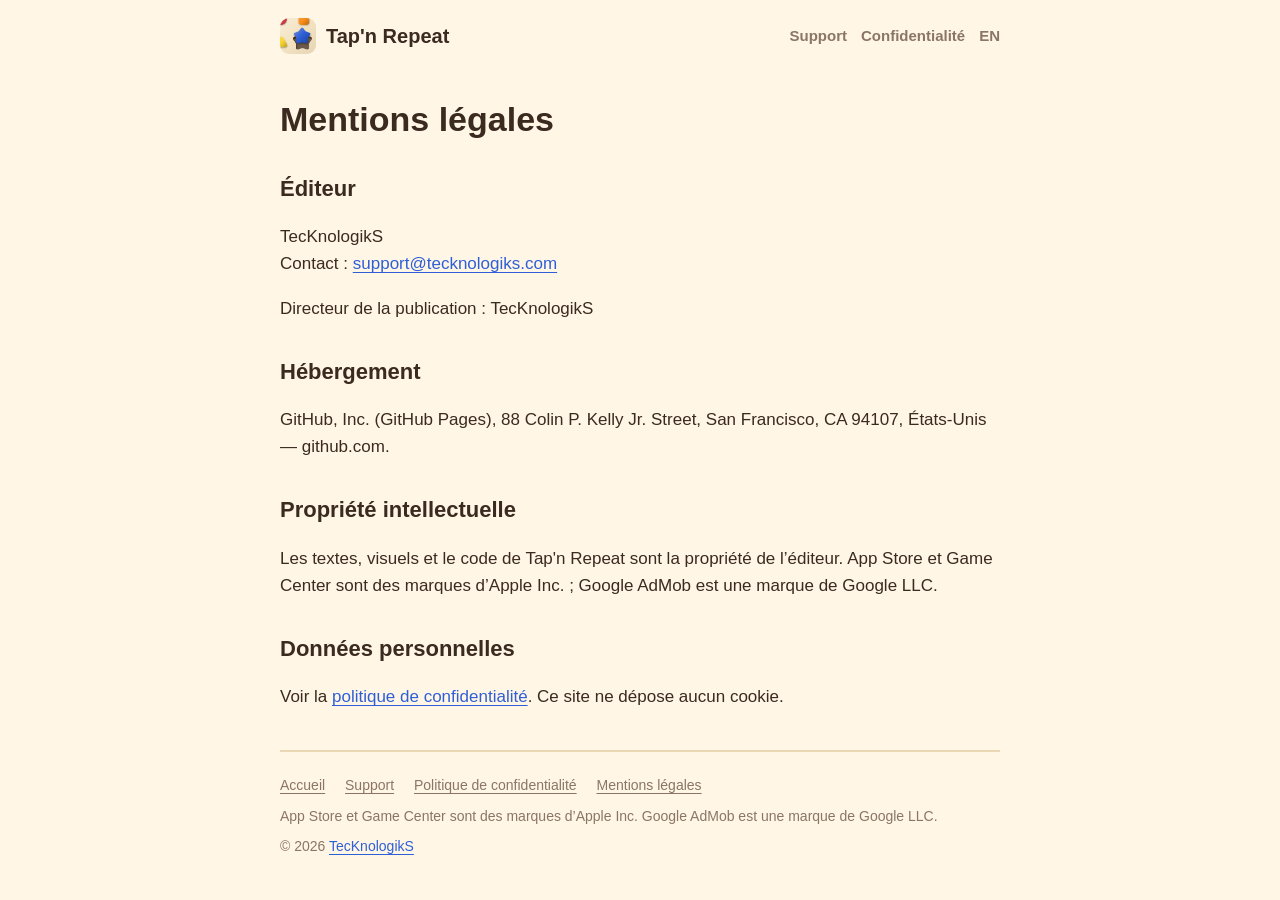
<file: fr/mentions-legales.html>
<!doctype html>
<html lang="fr">
<head>
  <meta charset="utf-8">
  <meta name="viewport" content="width=device-width, initial-scale=1, viewport-fit=cover">
  <title>Mentions légales — Tap'n Repeat</title>
  <meta name="description" content="Éditeur et hébergeur du site de Tap'n Repeat.">
  <meta name="theme-color" content="#fff6e5">
  <meta name="apple-itunes-app" content="app-id=935631691">
  <link rel="icon" href="../assets/icon.png">
  <link rel="alternate" hreflang="en" href="https://tapnrepeat.tecknologiks.com/legal.html">
  <link rel="alternate" hreflang="fr" href="https://tapnrepeat.tecknologiks.com/fr/mentions-legales.html">
  <link rel="alternate" hreflang="x-default" href="https://tapnrepeat.tecknologiks.com/legal.html">
  <link rel="stylesheet" href="../assets/style.css">
</head>
<body>
  <div class="wrap">
    <header class="site">
      <a class="brand" href="./"><img src="../assets/icon.png" width="36" height="36" alt="">Tap'n Repeat</a>
      <nav class="site" aria-label="Navigation">
        <a href="support.html">Support</a>
        <a href="confidentialite.html">Confidentialité</a>
        <a href="../legal.html" hreflang="en" lang="en">EN</a>
      </nav>
    </header>

    <main class="doc">
      <h1>Mentions légales</h1>
      <h2>Éditeur</h2>
      <p>TecKnologikS<br>Contact : <a href="mailto:support@tecknologiks.com">support@tecknologiks.com</a></p>
      <p>Directeur de la publication : TecKnologikS</p>
      <h2>Hébergement</h2>
      <p>GitHub, Inc. (GitHub Pages), 88 Colin P. Kelly Jr. Street, San Francisco, CA 94107, États-Unis — github.com.</p>
      <h2>Propriété intellectuelle</h2>
      <p>Les textes, visuels et le code de Tap'n Repeat sont la propriété de l’éditeur. App Store et Game Center sont des marques d’Apple Inc. ; Google AdMob est une marque de Google LLC.</p>
      <h2>Données personnelles</h2>
      <p>Voir la <a href="confidentialite.html">politique de confidentialité</a>. Ce site ne dépose aucun cookie.</p>
    </main>

    <footer class="site">
      <nav aria-label="Liens légaux">
        <a href="./">Accueil</a>
        <a href="support.html">Support</a>
        <a href="confidentialite.html">Politique de confidentialité</a>
        <a href="mentions-legales.html">Mentions légales</a>
      </nav>
      <p>App Store et Game Center sont des marques d’Apple Inc. Google AdMob est une marque de Google LLC.</p>
      <p>© 2026 <a href="https://tecknologiks.com/">TecKnologikS</a></p>
    </footer>
  </div>
</body>
</html>
</file>
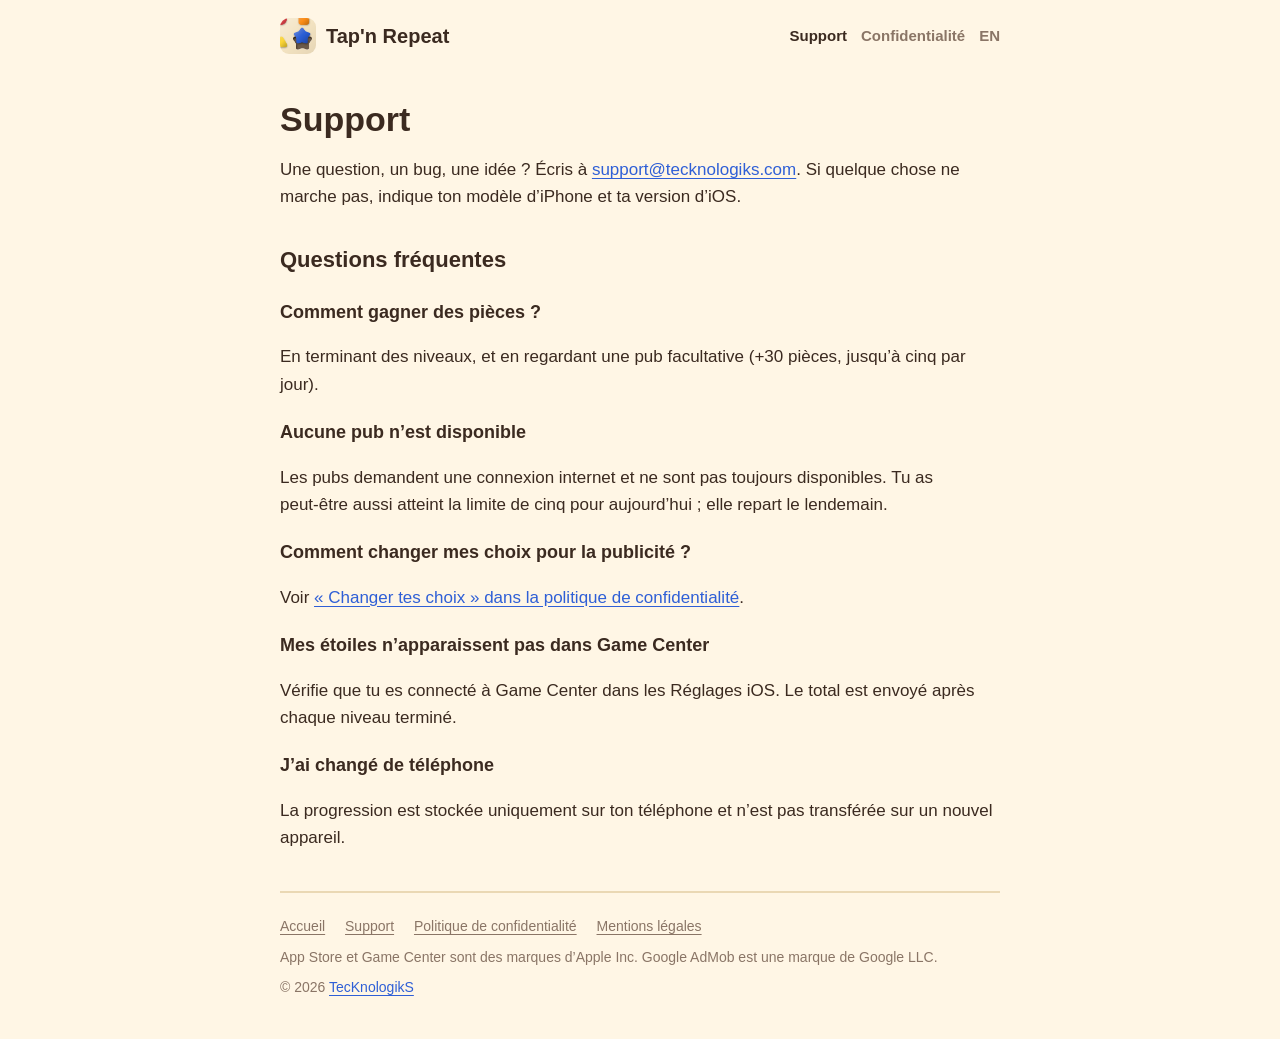
<file: fr/support.html>
<!doctype html>
<html lang="fr">
<head>
  <meta charset="utf-8">
  <meta name="viewport" content="width=device-width, initial-scale=1, viewport-fit=cover">
  <title>Support — Tap'n Repeat</title>
  <meta name="description" content="Contact et questions fréquentes.">
  <meta name="theme-color" content="#fff6e5">
  <meta name="apple-itunes-app" content="app-id=935631691">
  <link rel="icon" href="../assets/icon.png">
  <link rel="alternate" hreflang="en" href="https://tapnrepeat.tecknologiks.com/support.html">
  <link rel="alternate" hreflang="fr" href="https://tapnrepeat.tecknologiks.com/fr/support.html">
  <link rel="alternate" hreflang="x-default" href="https://tapnrepeat.tecknologiks.com/support.html">
  <link rel="stylesheet" href="../assets/style.css">
</head>
<body>
  <div class="wrap">
    <header class="site">
      <a class="brand" href="./"><img src="../assets/icon.png" width="36" height="36" alt="">Tap'n Repeat</a>
      <nav class="site" aria-label="Navigation">
        <a href="support.html" aria-current="page">Support</a>
        <a href="confidentialite.html">Confidentialité</a>
        <a href="../support.html" hreflang="en" lang="en">EN</a>
      </nav>
    </header>

    <main class="doc">
      <h1>Support</h1>
      <p>Une question, un bug, une idée ? Écris à <a href="mailto:support@tecknologiks.com">support@tecknologiks.com</a>. Si quelque chose ne marche pas, indique ton modèle d’iPhone et ta version d’iOS.</p>

      <h2>Questions fréquentes</h2>
      <h3>Comment gagner des pièces ?</h3>
      <p>En terminant des niveaux, et en regardant une pub facultative (+30 pièces, jusqu’à cinq par jour).</p>
      <h3>Aucune pub n’est disponible</h3>
      <p>Les pubs demandent une connexion internet et ne sont pas toujours disponibles. Tu as peut-être aussi atteint la limite de cinq pour aujourd’hui ; elle repart le lendemain.</p>
      <h3>Comment changer mes choix pour la publicité ?</h3>
      <p>Voir <a href="confidentialite.html#8-changer">« Changer tes choix » dans la politique de confidentialité</a>.</p>
      <h3>Mes étoiles n’apparaissent pas dans Game Center</h3>
      <p>Vérifie que tu es connecté à Game Center dans les Réglages iOS. Le total est envoyé après chaque niveau terminé.</p>
      <h3>J’ai changé de téléphone</h3>
      <p>La progression est stockée uniquement sur ton téléphone et n’est pas transférée sur un nouvel appareil.</p>
    </main>

    <footer class="site">
      <nav aria-label="Liens légaux">
        <a href="./">Accueil</a>
        <a href="support.html">Support</a>
        <a href="confidentialite.html">Politique de confidentialité</a>
        <a href="mentions-legales.html">Mentions légales</a>
      </nav>
      <p>App Store et Game Center sont des marques d’Apple Inc. Google AdMob est une marque de Google LLC.</p>
      <p>© 2026 <a href="https://tecknologiks.com/">TecKnologikS</a></p>
    </footer>
  </div>
</body>
</html>
</file>
<file: assets/style.css>
/* Tap'n Repeat site: same toy-box identity as the app (cream lid, bright pieces, rounded type).
   System fonts only, no third-party requests, no cookies. */

:root {
  --bg: #fff6e5;
  --lid: #f3e2c0;
  --card: #fffcf4;
  --text: #3b2a20;
  --muted: #8a7566;
  --line: #ead8b4;
  --orange: #ff8f1f;
  --blue: #2f5fd6;
  --red: #e5484d;
  --green: #2fa866;
  --yellow: #ffd83a;
  --radius: 22px;
  --max: 760px;
}

* { box-sizing: border-box; }
html { -webkit-text-size-adjust: 100%; }
body {
  margin: 0;
  background: var(--bg);
  color: var(--text);
  font-family: ui-rounded, "SF Pro Rounded", -apple-system, BlinkMacSystemFont, "Segoe UI", Roboto, sans-serif;
  font-size: 17px;
  line-height: 1.6;
}
a { color: var(--blue); text-underline-offset: 3px; }
a:focus-visible { outline: 3px solid var(--orange); outline-offset: 3px; }

.wrap { max-width: var(--max); margin: 0 auto; padding: 0 20px; }

header.site { display: flex; align-items: center; justify-content: space-between; padding: 18px 0; gap: 12px; }
.brand { display: flex; align-items: center; gap: 10px; font-weight: 900; font-size: 20px; color: var(--text); text-decoration: none; white-space: nowrap; }
@media (max-width: 420px) { .brand { font-size: 17px; } .brand img { width: 30px; height: 30px; } nav.site a { margin-left: 10px; font-size: 14px; } }
.brand img { width: 36px; height: 36px; border-radius: 9px; }
nav.site { display: flex; flex-wrap: wrap; justify-content: flex-end; }
nav.site a { color: var(--muted); text-decoration: none; margin-left: 14px; font-size: 15px; font-weight: 600; }
nav.site a:hover, nav.site a[aria-current="page"] { color: var(--text); }

/* Landing */
.hero { padding: 32px 0 20px; text-align: center; }
.hero .icon { width: 120px; height: 120px; border-radius: 27px; box-shadow: 0 10px 30px rgba(59, 42, 32, .18); }
.hero h1 { font-size: clamp(32px, 8vw, 50px); line-height: 1.08; letter-spacing: -0.02em; margin: 22px 0 12px; font-weight: 900; }
.hero p.lead { color: var(--muted); font-size: 19px; margin: 0 auto 26px; max-width: 34em; }

.shapes { display: flex; justify-content: center; gap: 14px; margin: 0 0 26px; }
.shape { width: 40px; height: 40px; -webkit-mask: var(--m) center / contain no-repeat; mask: var(--m) center / contain no-repeat; }
.shape.rond { --m: url("rond.svg"); background: var(--red); }
.shape.carre { --m: url("carre.svg"); background: var(--orange); }
.shape.etoile { --m: url("etoile.svg"); background: var(--blue); }
.shape.coeur { --m: url("coeur.svg"); background: var(--green); }

.button {
  display: inline-flex; align-items: center; justify-content: center;
  min-height: 56px; padding: 12px 28px; border-radius: 999px;
  font-weight: 800; font-size: 17px; text-decoration: none;
  background: var(--orange); color: #fff; box-shadow: 0 4px 0 #d9700c;
}
.button:active { transform: translateY(2px); box-shadow: 0 2px 0 #d9700c; }

.features { display: grid; gap: 14px; margin: 36px 0 44px; }
@media (min-width: 600px) { .features { grid-template-columns: 1fr 1fr; } }
.feature { background: var(--card); border: 2px solid var(--line); border-radius: var(--radius); padding: 18px 20px; }
.feature h3 { margin: 0 0 4px; font-size: 18px; }
.feature p { margin: 0; color: var(--muted); }

/* Text pages */
.doc h1 { font-size: 34px; line-height: 1.15; margin: 28px 0 6px; font-weight: 900; }
.doc .updated { color: var(--muted); margin: 0 0 18px; }
.doc .summary { background: var(--card); border: 2px solid var(--line); border-radius: var(--radius); padding: 16px 20px; margin: 0 0 8px; }
.doc h2 { font-size: 22px; margin: 32px 0 8px; }
.doc h3 { font-size: 18px; margin: 20px 0 4px; }
.doc p, .doc li { color: var(--text); }
.doc ul { padding-left: 22px; }
.doc table { width: 100%; border-collapse: collapse; font-size: 15px; margin: 8px 0; }
.doc th, .doc td { text-align: left; vertical-align: top; padding: 8px 10px; border-bottom: 1px solid var(--line); }
.doc th { color: var(--muted); font-weight: 700; }
.table-wrap { overflow-x: auto; }

footer.site { border-top: 2px solid var(--line); margin-top: 40px; padding: 22px 0 40px; color: var(--muted); font-size: 14px; }
footer.site nav a { color: var(--muted); margin-right: 16px; display: inline-block; }
footer.site p { margin: 8px 0 0; }
</file>
